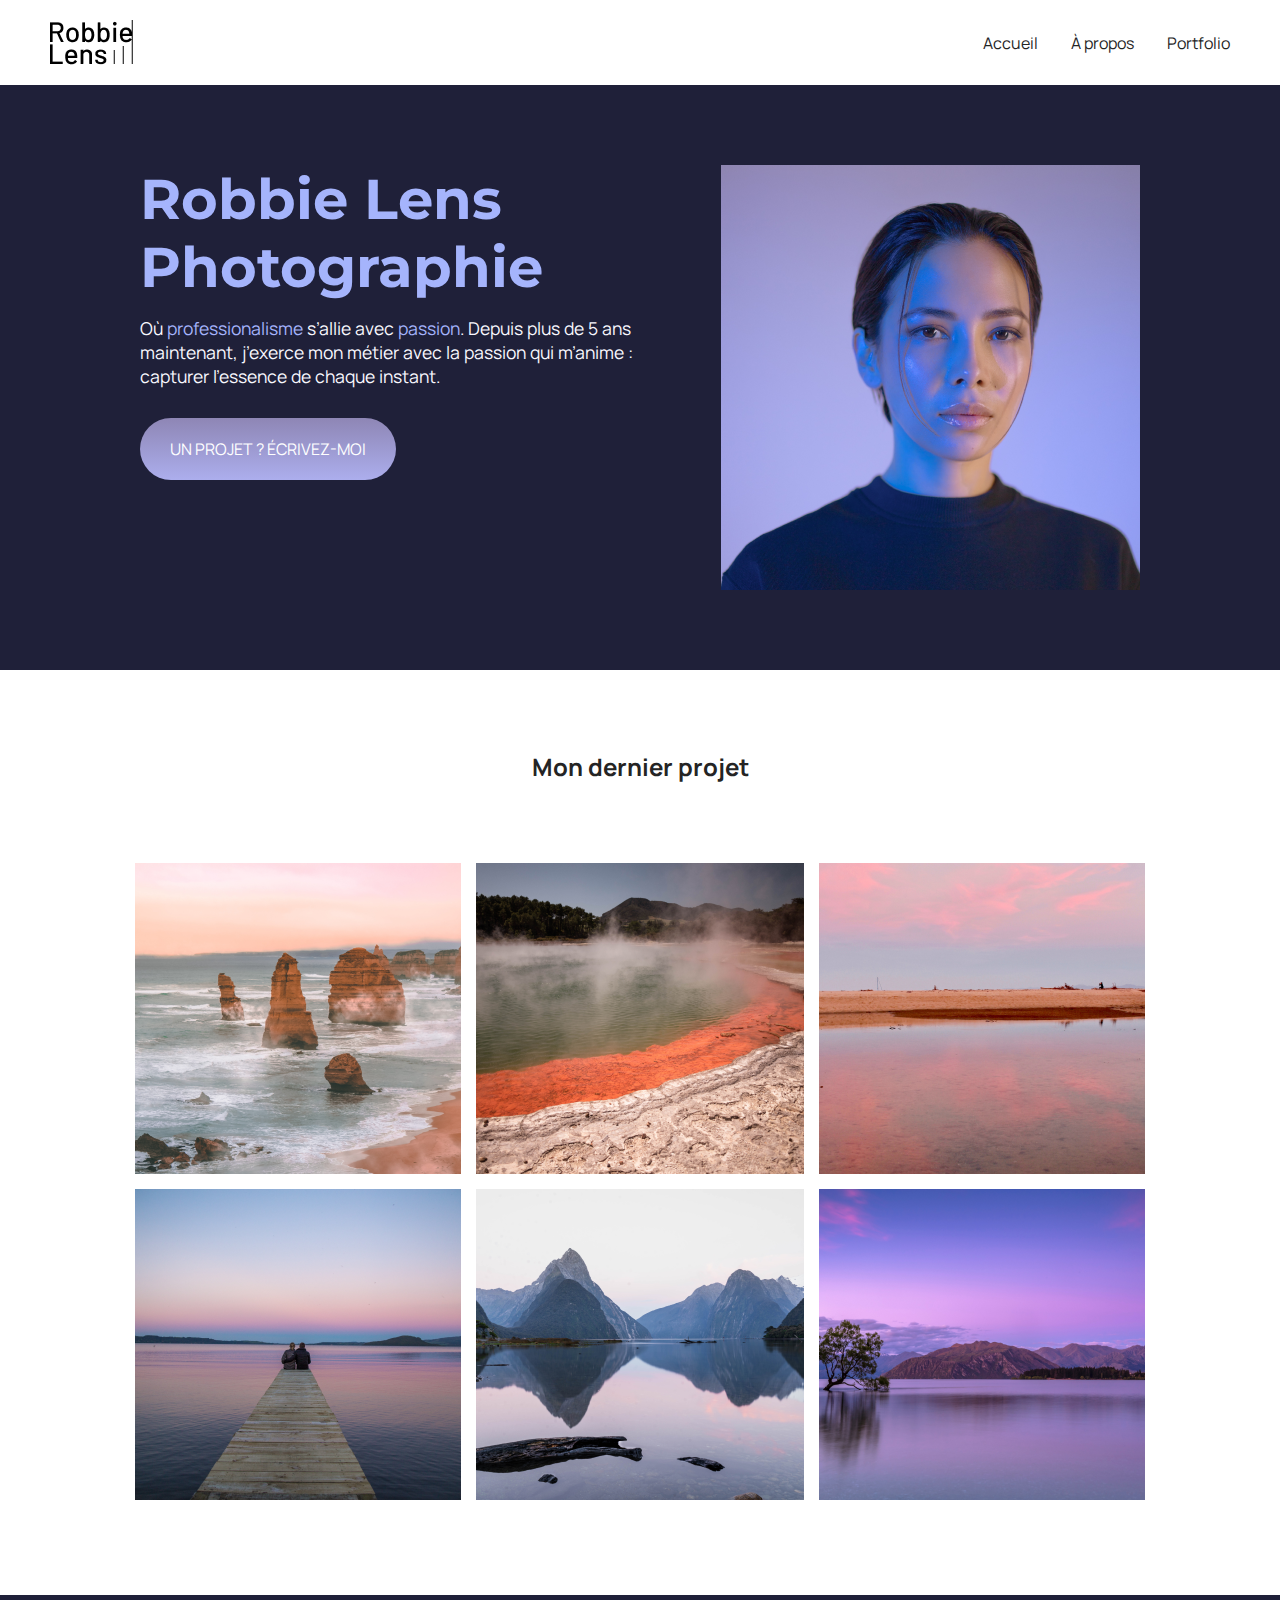
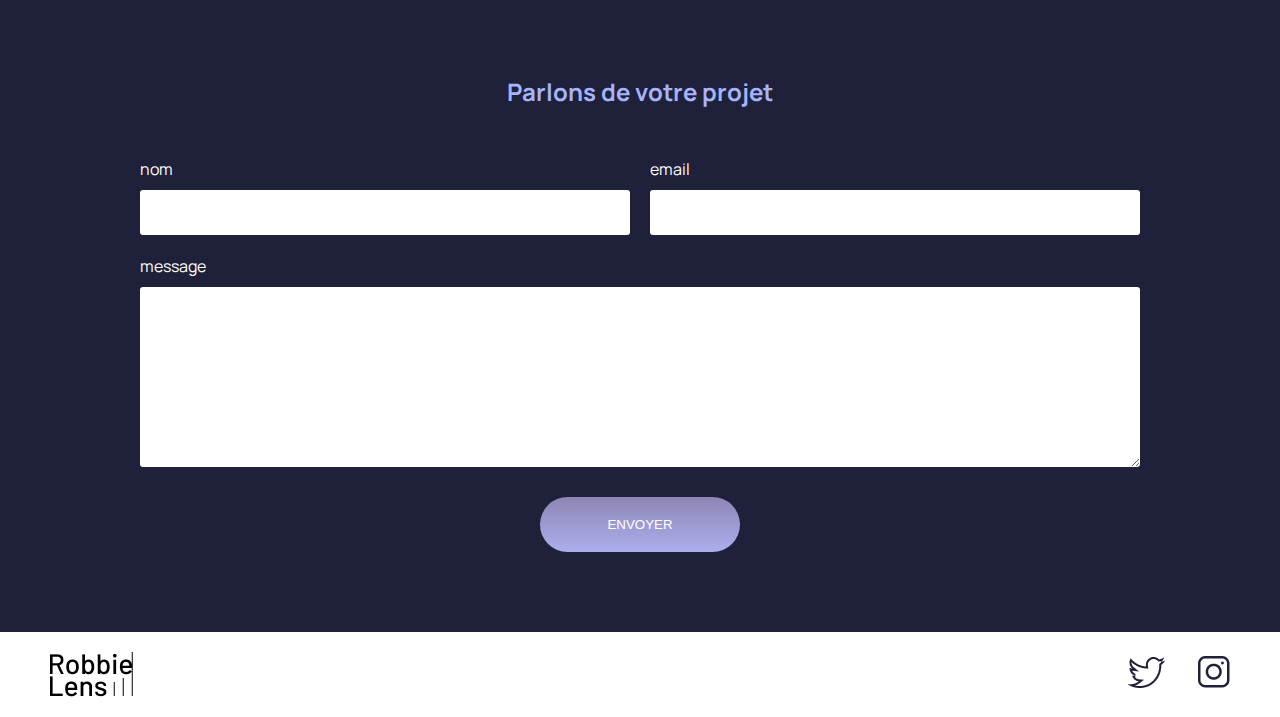
<file: index.html>
<!DOCTYPE html>
<html lang="fr">

<head>
    <meta charset="utf-8" >
    <title>Accueil - Robbie Lens Photographie</title>
    
    <link href="index.css" rel="stylesheet" >
    <link rel="preconnect" href="https://fonts.googleapis.com">
    <link rel="preconnect" href="https://fonts.gstatic.com" crossorigin>
    <link href="https://fonts.googleapis.com/css2?family=Manrope&family=Montserrat&display=swap" rel="stylesheet">
</head>

<body>
    <header>
        <nav>
            <img src="logo robbielens.png" alt="Logo Robbie Lens" >
            <div>
                <a href="index.html">Accueil</a>
                <a href="a-propos.html">À propos</a>
                <a href="portfolio.html">Portfolio</a>
            </div>
        </nav>
    </header>
    <main>
        <section class="accueil-introduction">
            <div>
                <h1>Robbie Lens Photographie</h1>
                <p>
                    Où <em>professionalisme</em> s’allie avec <em>passion</em>. Depuis
                    plus de 5 ans maintenant, j’exerce mon métier avec la passion
                    qui m’anime : capturer l’essence de chaque instant.
                </p>
                <a href="#contact" class="cta">UN PROJET ? ÉCRIVEZ-MOI</a>
            </div>
            <img src="portrait.png" alt="Portrait avec effet de la photographe Robbie Lens" >
        </section>
        <section class="accueil-photos">
            <h2>Mon dernier projet</h2>
            <div>
                <img src="element-1.png" alt="Twelve apostles - Australie" >
                <img src="element-2.png" alt="Wai-O-Tapu - Nouvelle-Zélande" >
                <img src="element-3.png" alt="Parc National d’Abel Tasman - Nouvelle-Zélande" >
            </div>
            <div>
                <img src="element-4.png" alt="Lac Rotorua - Nouvelle-Zélande" >
                <img src="element-5.png" alt="Milford Sound - Nouvelle-Zélande" >
                <img src="element-6.png" alt="Lac Wanaka - Nouvelle-Zélande" >
            </div>
        </section>
        <section id="contact" class="section-contact">
            <h2>Parlons de votre projet</h2>
            <form method="get" action="#">
                <div class="form-nom-email">
                    <div class="form-column">
                        <label for="nom">nom</label>
                        <input type="text" name="nom" id="nom" >
                    </div>
                    <div class="form-column">
                        <label for="email">email</label>
                        <input type="email" name="email" id="email" >
                    </div>
                </div>
                <label for="message">message</label>
                <textarea name="message" id="message" rows="10"></textarea>
                <input type="submit" value="ENVOYER" class="cta" >
            </form>
        </section>
    </main>
    <footer>
        <img src="logo robbielens.png" alt="Logo Robbie Lens" >
        <div>
            <a target="_blank" href="https://twitter.com/" class="lien-icone">
                <img src="twitter.png" alt="Logo Twitter" >
            </a>
            <a target="_blank" href="https://www.instagram.com/" class="lien-icone">
                <img src="instagram.png" alt="Logo Instagram" >
            </a>
        </div>
    </footer>
</body>

</html>
</file>
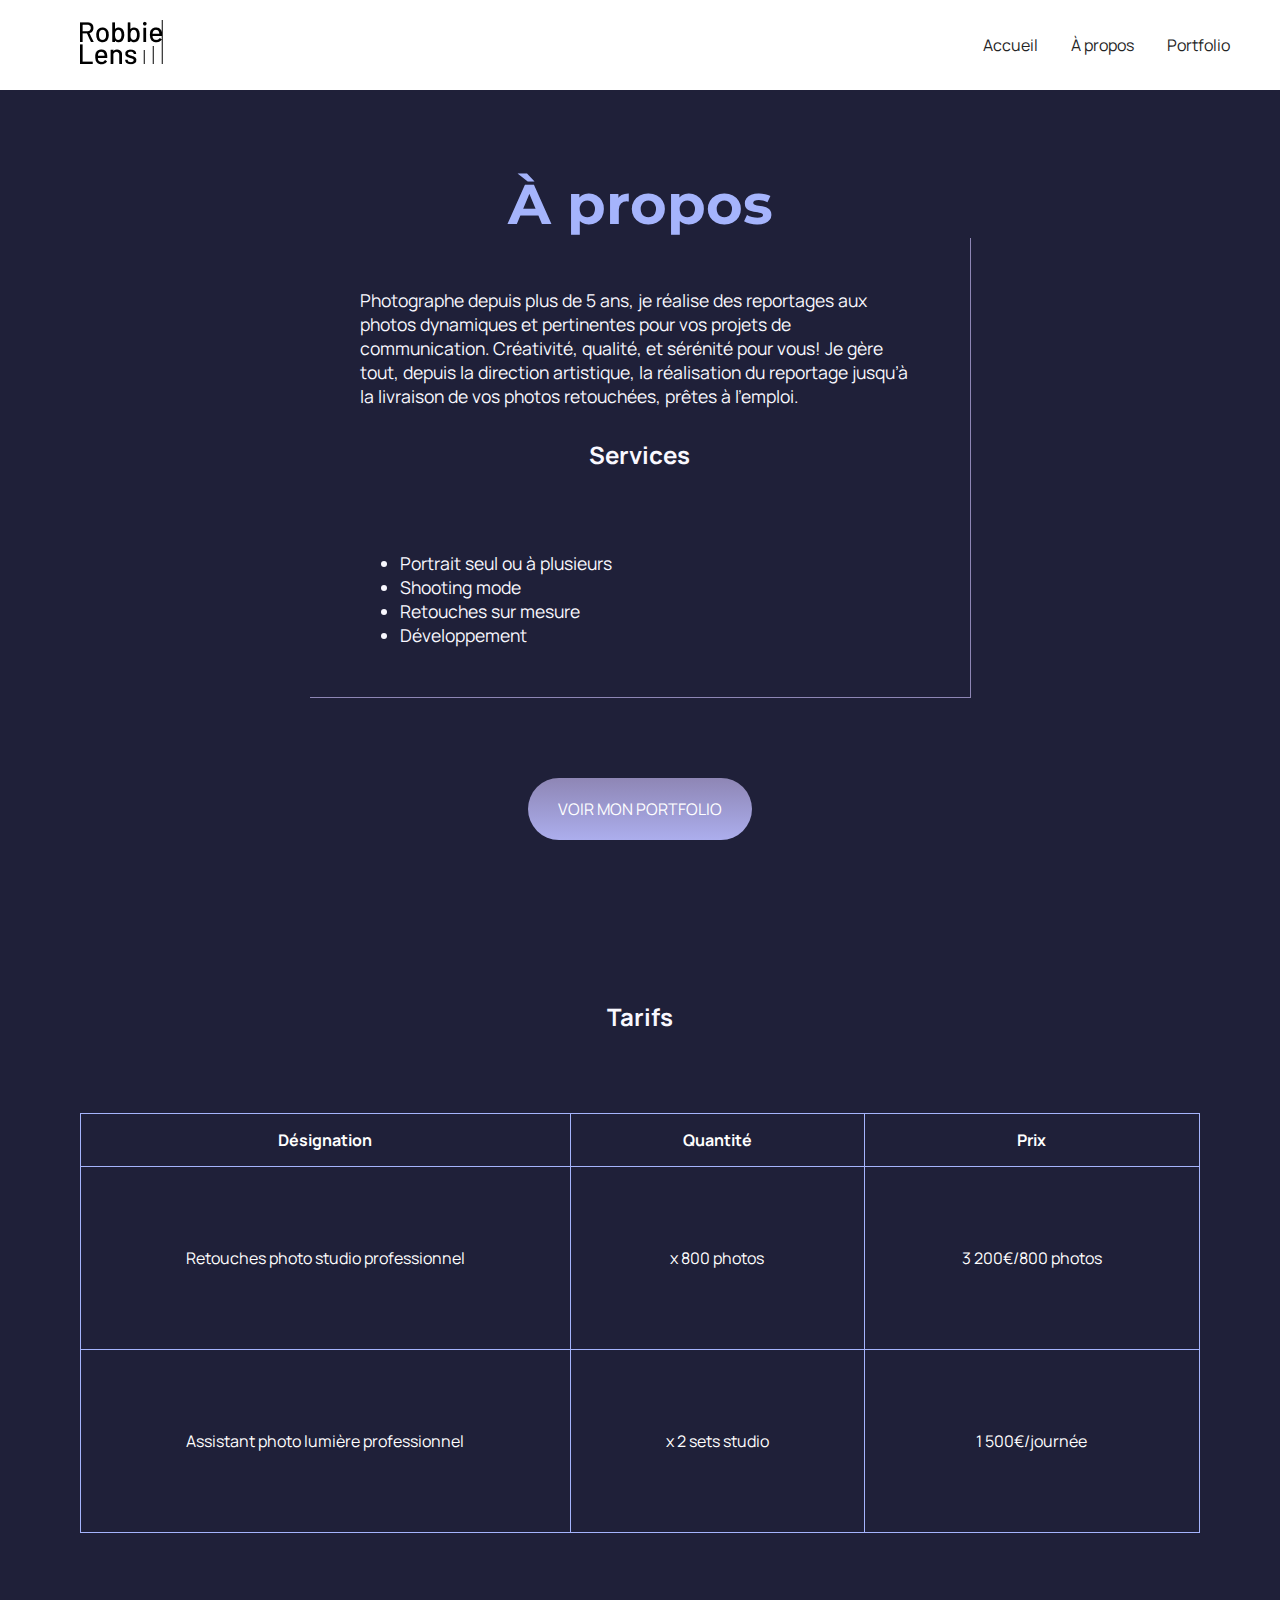
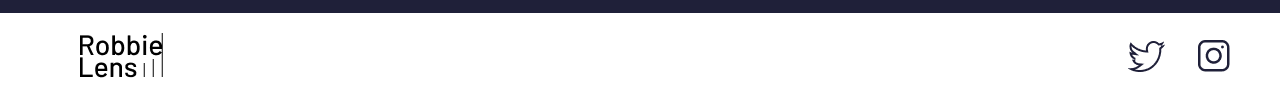
<file: a-propos.html>
<!DOCTYPE html>
<html>

<head>
    <meta charset="utf-8" />
    <title>À propos - Robbie Lens Photographie</title>
    
    <link href="a-propos.css" rel="stylesheet" />
    <link rel="preconnect" href="https://fonts.googleapis.com">
    <link rel="preconnect" href="https://fonts.gstatic.com" crossorigin>
    <link href="https://fonts.googleapis.com/css2?family=Manrope&family=Montserrat&display=swap" rel="stylesheet">
</head>

<body>
    <header>
        <nav>
            <a href="index.html" class="lien-icone">
                <img src="logo robbielens.png" alt="Logo Robbie Lens" />
            </a>
            <div>
                <a href="index.html">Accueil</a>
                <a href="a-propos.html">À propos</a>
                <a href="portfolio.html">Portfolio</a>
            </div>
        </nav>
    </header>
    <main class="a-propos-main">
        <section>
            <h1>À propos</h1>
            <div class="carre-contenu">
                <p>
                    Photographe depuis plus de 5 ans, je réalise des reportages aux photos dynamiques et pertinentes
                    pour
                    vos
                    projets de communication. Créativité, qualité, et sérénité pour vous! Je gère tout, depuis la
                    direction
                    artistique, la réalisation du reportage jusqu’à la livraison de vos photos retouchées, prêtes à
                    l’emploi.
                </p>
                <h2>Services</h2>
                <ul>
                    <li>Portrait seul ou à plusieurs</li>
                    <li>Shooting mode</li>
                    <li>Retouches sur mesure</li>
                    <li>Développement</li>
                </ul>
            </div>
            <div>
                <a href="portfolio.html" class="cta">VOIR MON PORTFOLIO</a>
            </div>
        </section>
        <section class="section-tarifs">
            <h2>Tarifs</h2>
            <table>
                <thead>
                    <tr>
                        <th>Désignation</th>
                        <th>Quantité</th>
                        <th>Prix</th>
                    </tr>
                </thead>
                <tbody>
                    <tr>
                        <td>Retouches photo
                            studio professionnel</td>
                        <td>x 800 photos</td>
                        <td>3 200€/800 photos</td>
                    </tr>
                    <tr>
                        <td>Assistant photo
                            lumière professionnel</td>
                        <td>x 2 sets studio</td>
                        <td>1 500€/journée</td>
                    </tr>
                </tbody>
            </table>
            </h2>

        </section>
    </main>
    <footer>
        <a href="index.html" class="lien-icone">
            <img src="logo robbielens.png" alt="Logo Robbie Lens" />
        </a>
        <div>
            <a target="_blank" href="https://twitter.com/" class="lien-icone">
                <img src="twitter.png" alt="Logo Twitter" />
            </a>
            <a target="_blank" href="instagram.png" class="lien-icone">
                <img src="instagram.png" alt="Logo Instagram" />
            </a>
        </div>
    </footer>
</body>

</html>
</file>
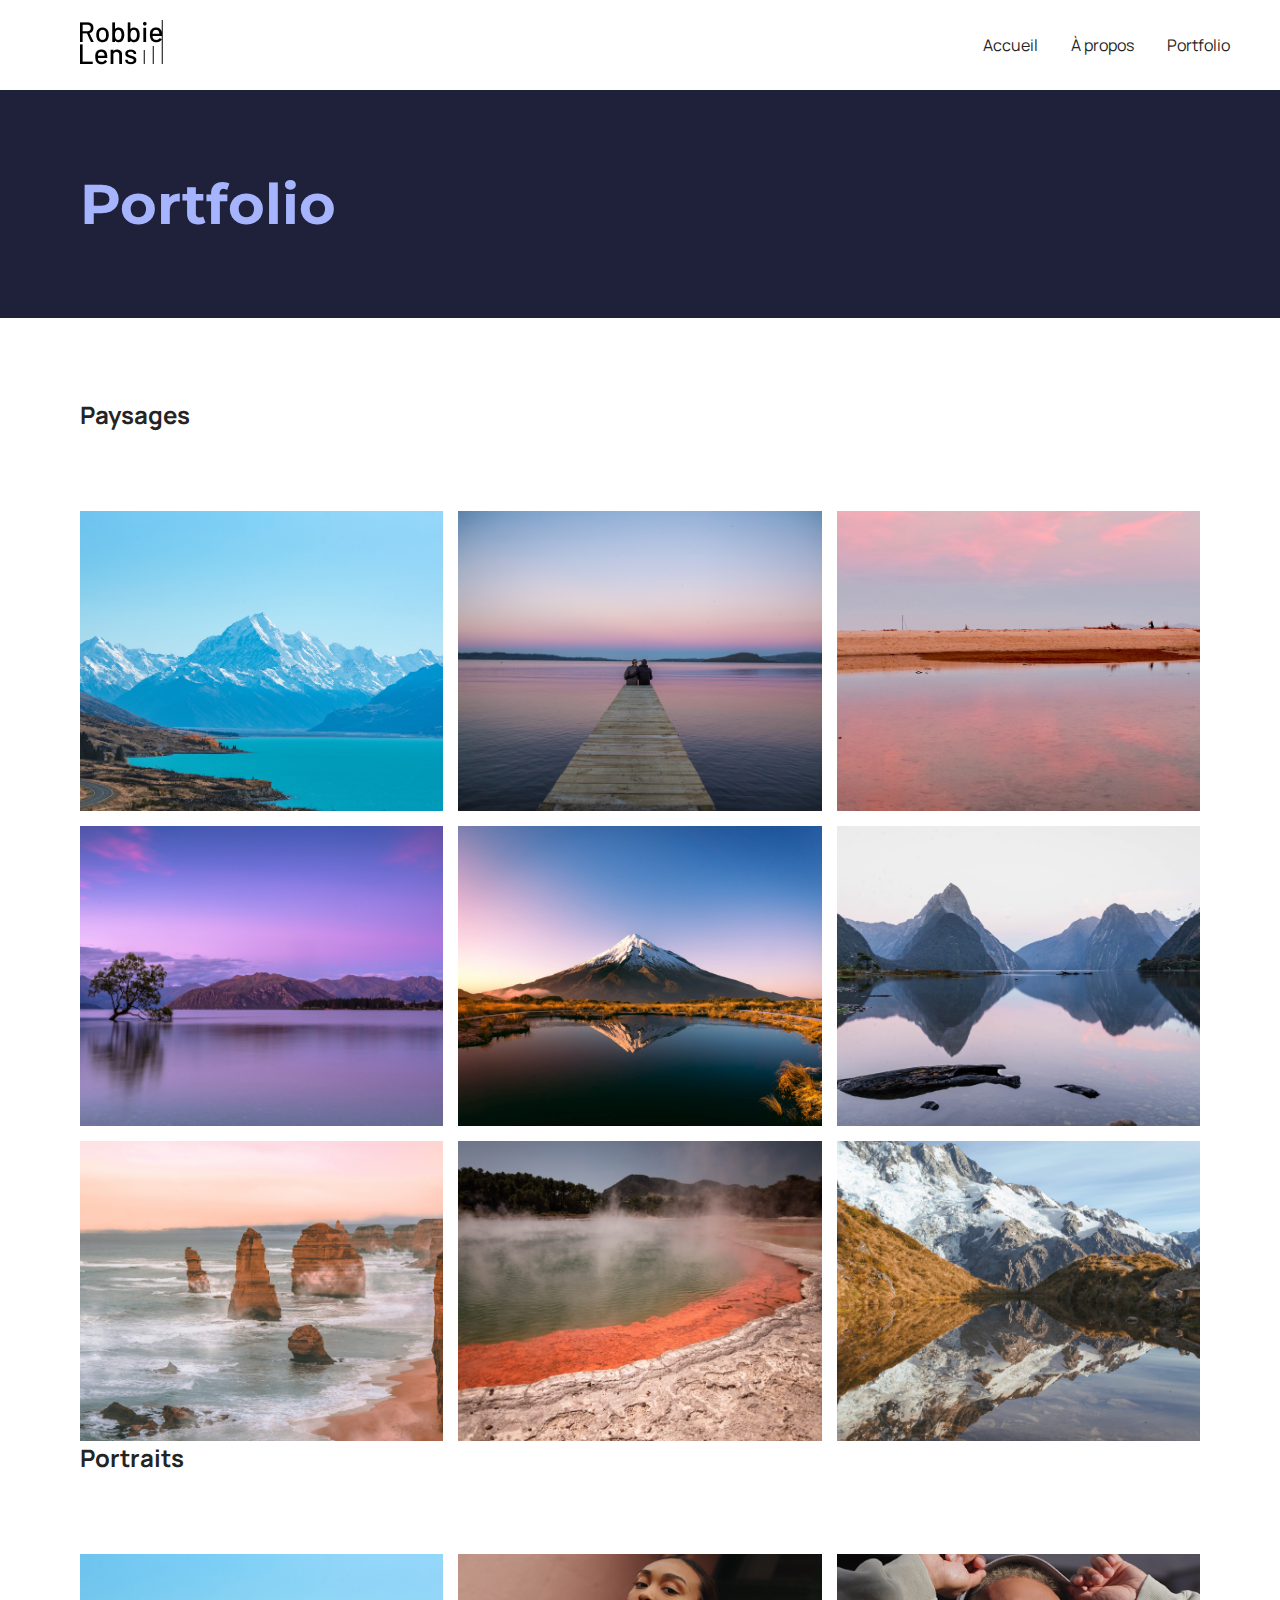
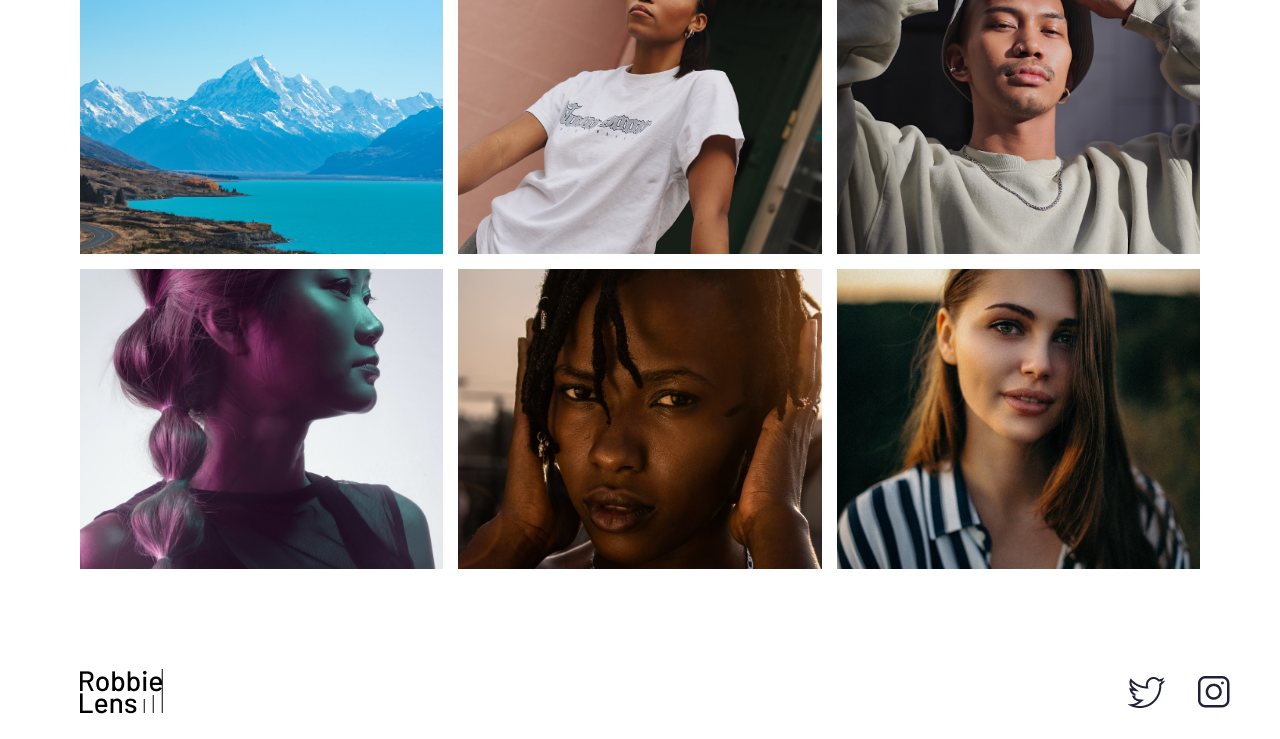
<file: portfolio.html>
<!DOCTYPE html>
<html>

<head>
    <meta charset="utf-8" />
    <title>Portfolio - Robbie Lens Photographie</title>

    <link href="portfolio.css" rel="stylesheet" />
    <link rel="preconnect" href="https://fonts.googleapis.com">
    <link rel="preconnect" href="https://fonts.gstatic.com" crossorigin>
    <link href="https://fonts.googleapis.com/css2?family=Manrope&family=Montserrat&display=swap" rel="stylesheet">
</head>

<body>
    <header>
        <nav>
            <a href="index.html" class="lien-icone">
                <img src="logo robbielens.png" alt="Logo Robbie Lens" />
            </a>
            <div>
                <a href="index.html">Accueil</a>
                <a href="a-propos.html">À propos</a>
                <a href="portfolio.html">Portfolio</a>
            </div>
        </nav>
    </header>
    <main>
        <section>
            <h1>Portfolio</h1>
        </section>
        <section class="portfolio-section-photos">
            <h2>Paysages</h2>
            <div class="grid-paysages">
                <a href="paysage1.jpg" class="lien-conteneur-photo">
                    <img src="paysage1.jpg" alt="Mont Aoraki - Nouvelle-Zélande" />
                    <div class="photo-hover">Voir la photo</div>
                </a>
                <a href="paysage3.jpg" class="lien-conteneur-photo">
                    <img src="paysage3.jpg" alt="Parc National d’Abel Tasman - Nouvelle-Zélande" />
                    <div class="photo-hover">Voir la photo</div>
                </a>
                <a href="p2.jpg" class="lien-conteneur-photo">
                    <img src="p2.jpg" alt="Lac Rotorua - Nouvelle-Zélande" />
                    <div class="photo-hover">Voir la photo</div>
                </a>
                <a href="paysage4.jpg" class="lien-conteneur-photo">
                    <img src="paysage4.jpg" alt="Lac Wanaka - Nouvelle-Zélande" />
                    <div class="photo-hover">Voir la photo</div>
                </a>
                <a href="paysage5.jpg" class="lien-conteneur-photo">
                    <img src="paysage5.jpg" alt="Mont Taranaki - Nouvelle-Zélande" />
                    <div class="photo-hover">Voir la photo</div>
                </a>
                <a href="paysage6.jpg" class="lien-conteneur-photo">
                    <img src="paysage6.jpg" alt="Milford Sound - Nouvelle-Zélande" />
                    <div class="photo-hover">Voir la photo</div>
                </a>
                <a href="paysage7.jpg" class="lien-conteneur-photo">
                    <img src="paysage7.jpg" alt="Twelve Apostle - Australie" />
                    <div class="photo-hover">Voir la photo</div>
                </a>
                <a href="paysage8.jpg" class="lien-conteneur-photo">
                    <img src="paysage8.jpg" alt="Wai-O-Tapu - Nouvelle-Zélande" />
                    <div class="photo-hover">Voir la photo</div>
                </a>
                <a href="paysage9.jpg" class="lien-conteneur-photo">
                    <img src="paysage9.jpg" alt="Mont Cook - Nouvelle Zélande" />
                    <div class="photo-hover">Voir la photo</div>
                </a>
            </div>
            <h2>Portraits</h2>
            <div class="grid-portraits">
                <a href="portrait1.jpg" class="lien-conteneur-photo">
                    <img src="paysage1.jpg" alt="Portrait jeune femme 1" />
                    <div class="photo-hover">Voir la photo</div>
                </a>
                <a href="portrait2.jpg" class="lien-conteneur-photo">
                    <img src="portrait2.jpg" alt="Portrait jeune femme 2" />
                    <div class="photo-hover">Voir la photo</div>
                </a>
                <a href="portrait3.jpg" class="lien-conteneur-photo">
                    <img src="portrait3.jpg" alt="Portrait jeune homme 3" />
                    <div class="photo-hover">Voir la photo</div>
                </a>
                <a href="portrait4.jpg" class="lien-conteneur-photo">
                    <img src="portrait4.jpg" alt="Portrait jeune femme 4" />
                    <div class="photo-hover">Voir la photo</div>
                </a>
                <a href="portrait5.jpg" class="lien-conteneur-photo">
                    <img src="portrait5.jpg" alt="Portrait jeune femme 5" />
                    <div class="photo-hover">Voir la photo</div>
                </a>
                <a href="portrait6.jpg" class="lien-conteneur-photo">
                    <img src="portrait6.jpg" alt="Portrait jeune femme 6" />
                    <div class="photo-hover">Voir la photo</div>
                </a>

            </div>
        </section>
    </main>
    <footer>
        <a href="index.html" class="lien-icone">
            <img src="logo robbielens.png" alt="Logo Robbie Lens" />
        </a>
        <div>
            <a target="_blank" href="twitter.png" class="lien-icone">
                <img src="twitter.png" alt="Logo Twitter" />
            </a>
            <a target="_blank" href="instagram.png" class="lien-icone">
                <img src="instagram.png" alt="Logo Instagram" />
            </a>
        </div>
    </footer>
</body>

</html>
</file>
<file: index.css>
.accueil-photos {
  background-color: white;
  padding: 80px;
}

.accueil-photos h2 {
  color: #242424;
  text-align: center;
  margin-bottom: 80px;
}

.accueil-photos div {
  display: flex;
  flex-direction: row;
  gap: 15px;
  justify-content: center;
  margin-bottom: 15px;
}

.accueil-introduction {
  display: flex;
  flex-direction: row;
  max-width: 1000px;
  align-items: flex-start;
  margin: auto;
}

.accueil-introduction h1 {
  margin-bottom: 15px;
}

.accueil-introduction p {
  margin-bottom: 30px;
}

.accueil-introduction div {
  padding-right: 80px;
}

.section-contact h2 {
  color: #a5b4fc;
  text-align: center;
  margin-bottom: 50px;
}

form {
  display: flex;
  flex-direction: column;
  max-width: 1000px;
  margin: auto;
  color: white;
}

.form-nom-email {
  display: flex;
  flex-direction: row;
  gap: 20px;
}

.form-column {
  flex: 1;
  display: flex;
  flex-direction: column;
  margin-bottom: 20px;
}

input,
textarea {
  padding: 15px;
  border-radius: 3px;
  border: none;
}

label {
  margin-bottom: 10px;
}

input[type='submit'] {
  width: 200px;
  margin: auto;
  margin-top: 30px;
}
* {
  margin: 0;
}

body {
  font-family: 'Manrope', sans-serif;
  font-size: 1em;
  background-color: #1f2039;
}

a {
  color: #242424;
  text-decoration: none;
}

em {
  color: #a5b4fc;
  font-style: normal;
}

h1 {
  font-size: 3.5em;
  color: #a5b4fc;
  font-family: 'Montserrat', sans-serif;
}

h2 {
  color: #f9f8ff;
}

p,
li {
  font-size: 1.1em;
  color: #f9f8ff;
}

header,
footer {
  background-color: white;
  padding: 20px 50px;
}

.cta {
  display: inline-block;
  background: linear-gradient(#8e86b5, #acaeed);
  color: white;
  border-radius: 50px;
  padding: 20px 30px;
}

a:hover {
  text-decoration: underline;
}

.cta:hover {
  background: linear-gradient(#696484, #8788ba);
  text-decoration: none;
}

.lien-icone {
  margin-left: 30px;
}

.lien-icone:hover {
  opacity: 0.5;
}

section {
  padding: 80px;
}

footer,
nav {
  display: flex;
  flex-direction: row;
  align-items: center;
  justify-content: space-between;
}

nav a {
  margin-left: 30px;
}

@media screen and (max-width: 996px) {
  header nav {
    flex-direction: column;
    align-items: center;
    justify-content: center;
  }

  header nav img {
    margin-bottom: 20px;
  }

  header,
  footer {
    padding: 20px 20px;
  }

  h1 {
    font-size: 2em;
  }

  section {
    padding: 50px 20px 50px 20px;
  }

  nav a {
    margin-left: 10px;
    margin-right: 10px;
  }
 }

@media screen and (max-width: 996px) {
  .accueil-introduction {
    flex-direction: column;
    align-items: center;
    justify-content: center;
  }

  .accueil-introduction div {
    padding-right: 0;
    text-align: center;
    order: 2;
  }

  .accueil-introduction img {
    order: 1;
    margin-bottom: 20px;
    width: 100%;
  }

  .accueil-photos {
    padding: 20px;
  }

  .accueil-photos div {
    flex-direction: column;
  }

  .section-contact {
    padding: 50px 20px;
  }

  .form-nom-email {
    flex-direction: column;
    gap: 0;
  }
}
</file>
<file: a-propos.css>
.carre-contenu {
  border-right: 1px solid #8e86b5;
  border-bottom: 1px solid #8e86b5;
  padding: 50px;
  width: 50%;
  margin: auto;
  margin-bottom: 80px;
}

.carre-contenu h2 {
  margin-top: 30px;
}

.carre-contenu ul {
  margin-top: 30px;
}

.carre-contenu + div {
  text-align: center;
}

.a-propos-main {
  margin: auto;
}

table {
  color: white;
  text-align: center;
  width: 100%;
  border-collapse: collapse;
}

td,
th {
  padding: 15px;
  border: 1px solid #a5b4fc;
}

td {
  padding: 80px;
}

h2 {
  margin-bottom: 80px;
}

h1,
h2 {
  text-align: center;
}
* {
  margin: 0;
}

body {
  font-family: 'Manrope', sans-serif;
  font-size: 1em;
  background-color: #1f2039;
}

a {
  color: #242424;
  text-decoration: none;
}

em {
  color: #a5b4fc;
  font-style: normal;
}

h1 {
  font-size: 3.5em;
  color: #a5b4fc;
  font-family: 'Montserrat', sans-serif;
}

h2 {
  color: #f9f8ff;
}

p,
li {
  font-size: 1.1em;
  color: #f9f8ff;
}

header,
footer {
  background-color: white;
  padding: 20px 50px;
}

.cta {
  display: inline-block;
  background: linear-gradient(#8e86b5, #acaeed);
  color: white;
  border-radius: 50px;
  padding: 20px 30px;
}

a:hover {
  text-decoration: underline;
}

.cta:hover {
  background: linear-gradient(#696484, #8788ba);
  text-decoration: none;
}

.lien-icone {
  margin-left: 30px;
}

.lien-icone:hover {
  opacity: 0.5;
}

section {
  padding: 80px;
}

footer,
nav {
  display: flex;
  flex-direction: row;
  align-items: center;
  justify-content: space-between;
}

nav a {
  margin-left: 30px;
}

@media screen and (max-width: 996px) {
  header nav {
    flex-direction: column;
    align-items: center;
    justify-content: center;
  }

  header nav img {
    margin-bottom: 20px;
  }

  header,
  footer {
    padding: 20px 20px;
  }

  h1 {
    font-size: 2em;
  }

  section {
    padding: 50px 20px 50px 20px;
  }

  nav a {
    margin-left: 10px;
    margin-right: 10px;
  }
}
@media screen and (max-width: 996px) {
  .section-tarifs {
    display: none;
  }
}
</file>
<file: portfolio.css>
.portfolio-section-photos {
  background-color: white;
}

.portfolio-section-photos h2 {
  color: #242424;
  margin-bottom: 80px;
}



.grid-paysages {
  display: grid;
  grid-template-columns: 1fr 1fr 1fr;
  grid-template-rows: 300px 300px 300px;
  gap: 15px;
}

.grid-portraits {
  display: grid;
  grid-template-columns: 1fr 1fr 1fr;
  grid-template-rows: 300px 300px;
  gap: 15px;
}

.grid-paysages img,
.grid-portraits img {
  width: 100%;
  height: 100%;
  object-fit: cover;
}

.lien-conteneur-photo {
  position: relative;
}

.photo-hover {
  position: absolute;
  top: 0;
  left: 0;
  right: 0;
  bottom: 0;
  display: flex;
  align-items: center;
  justify-content: center;
  font-size: 1.5em;
  color: white;
  background-color: rgba(0, 0, 0, 0.7);
  display: none;
}

.lien-conteneur-photo:hover .photo-hover {
  display: flex;
}
* {
  margin: 0;
}

body {
  font-family: 'Manrope', sans-serif;
  font-size: 1em;
  background-color: #1f2039;
}

a {
  color: #242424;
  text-decoration: none;
}

em {
  color: #a5b4fc;
  font-style: normal;
}

h1 {
  font-size: 3.5em;
  color: #a5b4fc;
  font-family: 'Montserrat', sans-serif;
}

h2 {
  color: #f9f8ff;
}

p,
li {
  font-size: 1.1em;
  color: #f9f8ff;
}

header,
footer {
  background-color: white;
  padding: 20px 50px;
}

.cta {
  display: inline-block;
  background: linear-gradient(#8e86b5, #acaeed);
  color: white;
  border-radius: 50px;
  padding: 20px 30px;
}

a:hover {
  text-decoration: underline;
}

.cta:hover {
  background: linear-gradient(#696484, #8788ba);
  text-decoration: none;
}

.lien-icone {
  margin-left: 30px;
}

.lien-icone:hover {
  opacity: 0.5;
}

section {
  padding: 80px;
}

footer,
nav {
  display: flex;
  flex-direction: row;
  align-items: center;
  justify-content: space-between;
}

nav a {
  margin-left: 30px;
}

@media screen and (max-width: 996px) {
  header nav {
    flex-direction: column;
    align-items: center;
    justify-content: center;
  }

  header nav img {
    margin-bottom: 20px;
  }

  header,
  footer {
    padding: 20px 20px;
  }

  h1 {
    font-size: 2em;
  }

  section {
    padding: 50px 20px 50px 20px;
  }

  nav a {
    margin-left: 10px;
    margin-right: 10px;
  }
}

@media screen and (max-width: 996px) {
  .grid-paysages {
    grid-template-columns: 1fr;
    gap: 15px;
  }

  .grid-portraits {
    grid-template-columns: 1fr;
    gap: 15px;
  }
}
</file>
